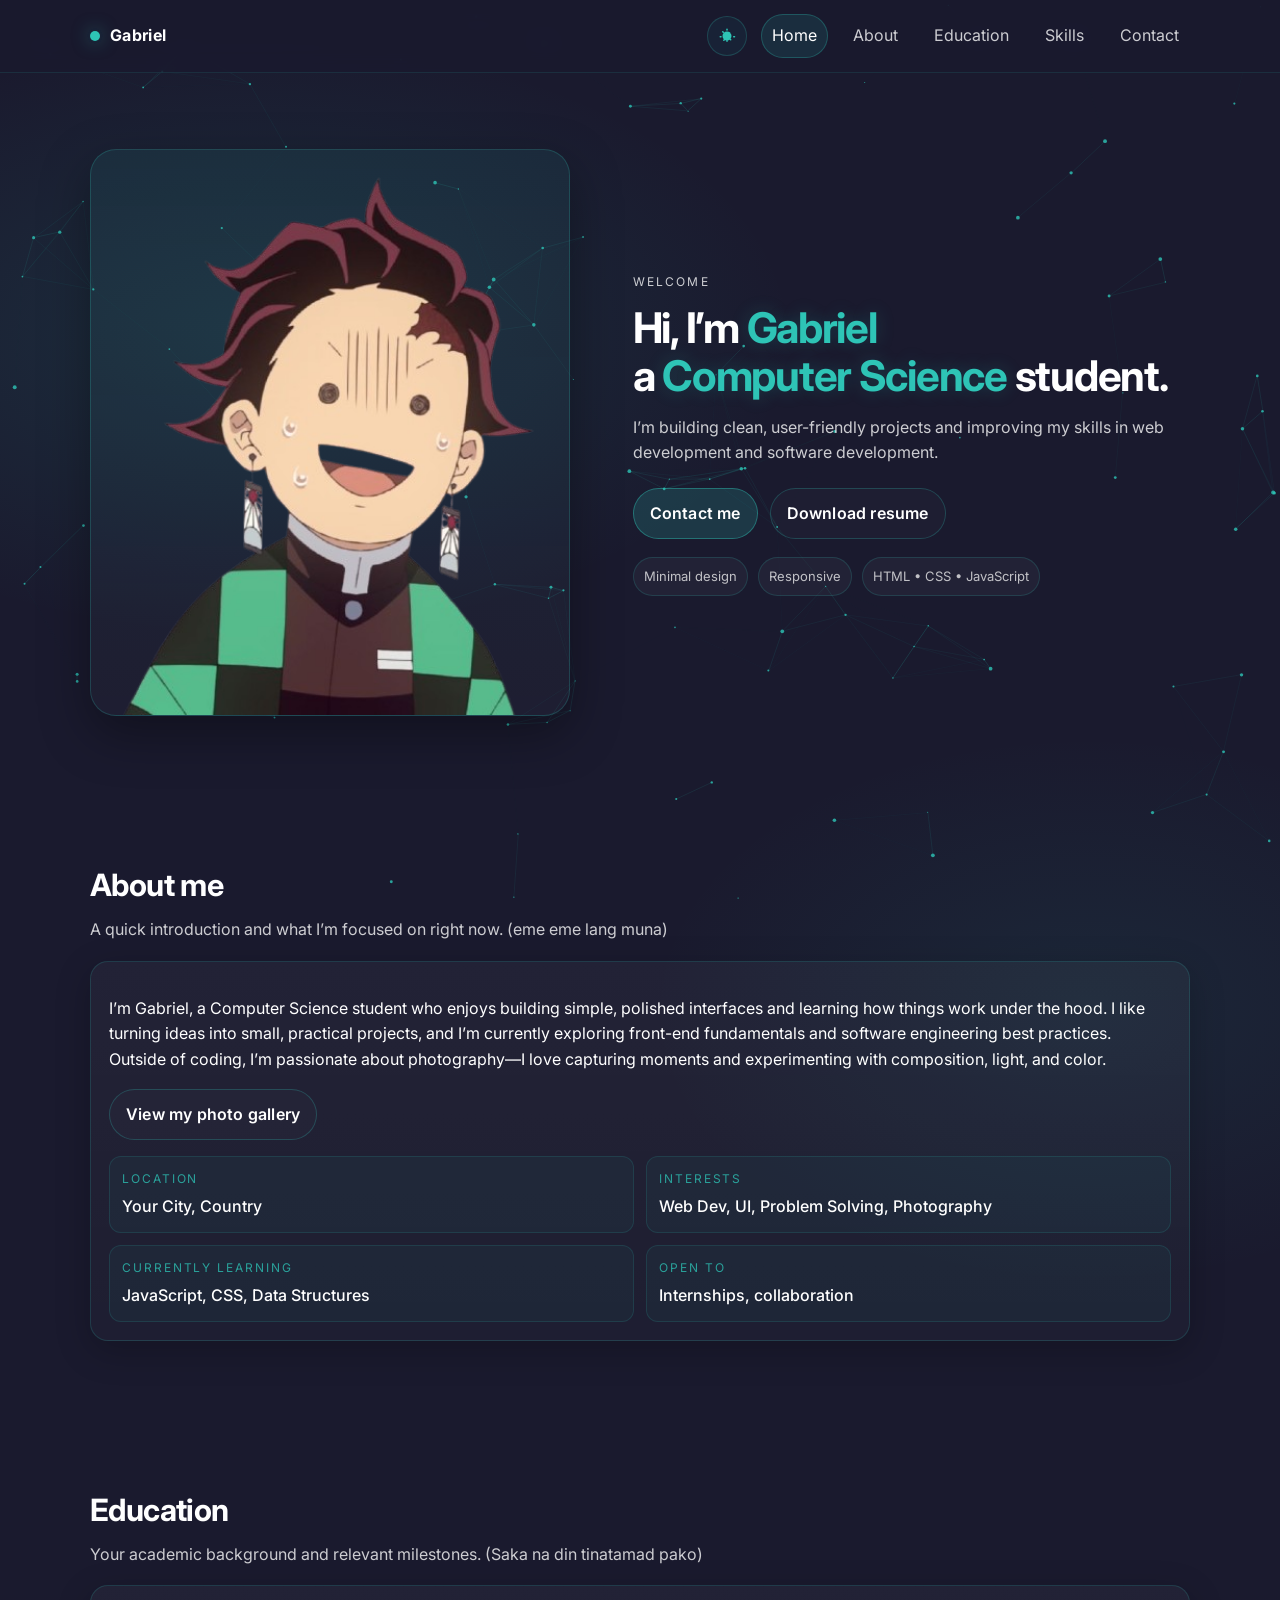
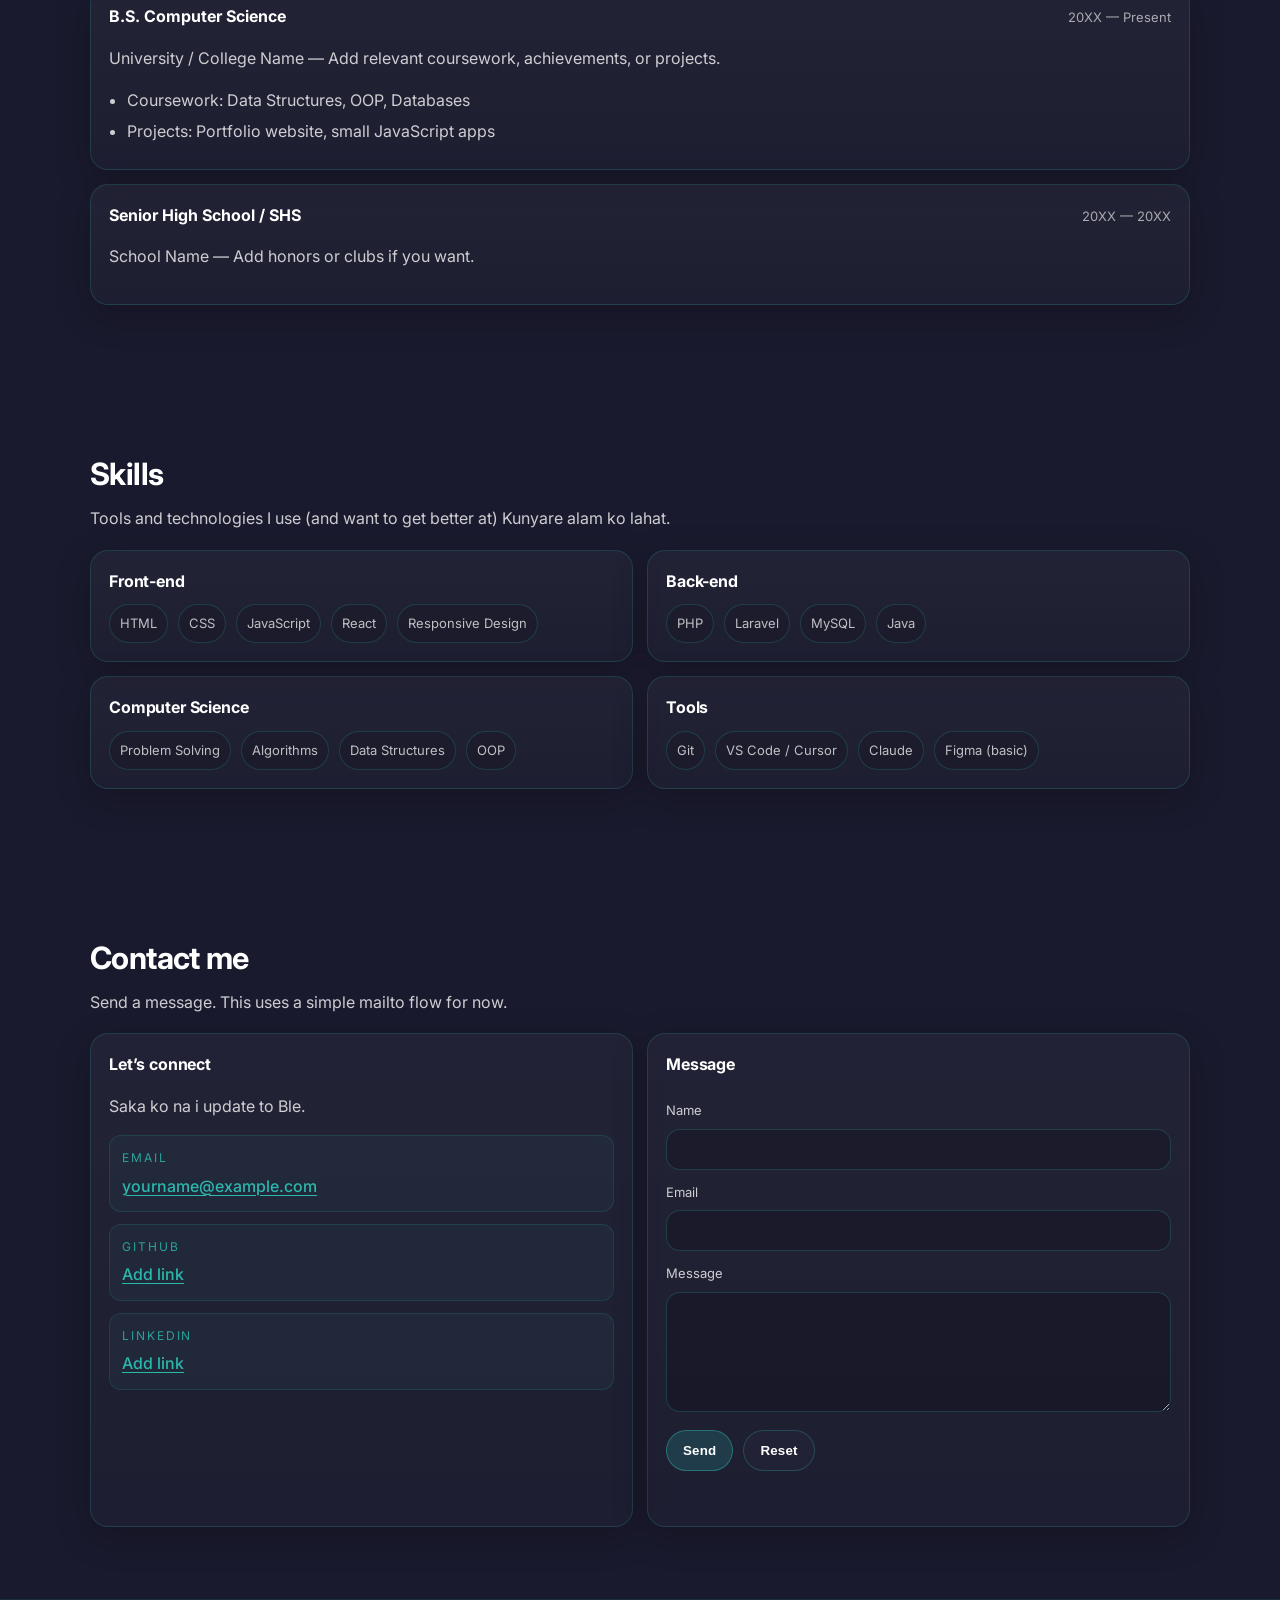
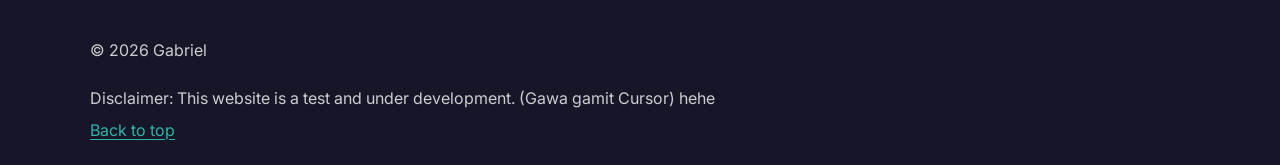
<file: index.html>
<!doctype html>
<html lang="en">
  <head>
    <meta charset="UTF-8" />
    <script>
      (function () {
        try {
          var t = localStorage.getItem("theme");
          if (t !== "light" && t !== "dark") t = "dark";
          document.documentElement.setAttribute("data-theme", t);
        } catch (e) {
          document.documentElement.setAttribute("data-theme", "dark");
        }
      })();
    </script>
    <meta name="viewport" content="width=device-width, initial-scale=1.0" />
    <title>Gabriel | Portfolio</title>
    <link rel="icon" type="image/svg+xml" href="assets/favicon.svg" />
    <meta
      name="description"
      content="Gabriel - Computer Science student portfolio: About, Education, Skills, and Contact."
    />
    <link rel="preconnect" href="https://fonts.googleapis.com" />
    <link rel="preconnect" href="https://fonts.gstatic.com" crossorigin />
    <link
      href="https://fonts.googleapis.com/css2?family=Inter:wght@400;500;600;700&display=swap"
      rel="stylesheet"
    />
    <link rel="stylesheet" href="css/style.css" />
    <script defer src="js/main.js"></script>
  </head>
  <body>
    <a class="skip-link" href="#home">Skip to content</a>

    <!-- =========================================================
         TOP / NAVIGATION
         - Update the name/logo text in: .brand__text
         - Update menu labels/section IDs in the <nav> links
    ========================================================== -->
    <header class="header" id="page-top">
      <div class="container header__inner">
        <a class="brand" href="#home" aria-label="Go to Home">
          <span class="brand__dot" aria-hidden="true"></span>
          <span class="brand__text">Gabriel</span>
        </a>

        <button class="nav-toggle" type="button" aria-expanded="false" aria-controls="site-nav">
          <span class="nav-toggle__bars" aria-hidden="true"></span>
          <span class="sr-only">Toggle navigation</span>
        </button>

        <nav class="nav" id="site-nav" aria-label="Primary">
          <button class="theme-toggle" type="button" data-theme-toggle aria-label="Switch to light mode">
            <svg class="theme-toggle__icon theme-toggle__icon--sun" width="18" height="18" viewBox="0 0 24 24" aria-hidden="true">
              <path
                fill="currentColor"
                d="M12 18a6 6 0 1 1 0-12 6 6 0 0 1 0 12Zm0-16a1 1 0 0 1 1 1v1a1 1 0 1 1-2 0V3a1 1 0 0 1 1-1Zm0 18a1 1 0 0 1-1-1v-1a1 1 0 1 1 2 0v1a1 1 0 0 1-1 1ZM5.64 5.64a1 1 0 0 1 1.41 0l.71.71a1 1 0 0 1-1.41 1.41l-.71-.71a1 1 0 0 1 0-1.41Zm12.02 12.02a1 1 0 0 1-1.41 0l-.71-.71a1 1 0 0 1 1.41-1.41l.71.71a1 1 0 0 1 0 1.41ZM2 13a1 1 0 0 1 1-1h1a1 1 0 1 1 0 2H3a1 1 0 0 1-1-1Zm18 0a1 1 0 0 1 1-1h1a1 1 0 1 1 0 2h-1a1 1 0 0 1-1-1ZM7.05 18.36a1 1 0 0 1 0-1.41l.71-.71a1 1 0 0 1 1.41 1.41l-.71.71a1 1 0 0 1-1.41 0ZM16.24 7.17a1 1 0 0 1 0 1.41l-.71.71a1 1 0 0 1-1.41-1.41l.71-.71a1 1 0 0 1 1.41 0Z"
              />
            </svg>
            <svg class="theme-toggle__icon theme-toggle__icon--moon" width="18" height="18" viewBox="0 0 24 24" aria-hidden="true">
              <path
                fill="currentColor"
                d="M21 14.5A9.5 9.5 0 0 1 9.5 3a9.5 9.5 0 1 0 11.5 11.5Z"
              />
            </svg>
          </button>
          <a class="nav__link" href="#home">Home</a>
          <a class="nav__link" href="#about">About</a>
          <a class="nav__link" href="#education">Education</a>
          <a class="nav__link" href="#skills">Skills</a>
          <a class="nav__link" href="#contact">Contact</a>
        </nav>
      </div>
    </header>

    <main>
      <!-- =========================================================
           HOME / HERO
           - Replace your photo: change src below (assets/...)
           - Resume download: replace assets/Gabriel-Resume.pdf with your real PDF
      ========================================================== -->
      <section class="hero section" id="home">
        <div class="container hero__grid">
          <div class="hero__media">
            <img
              class="hero__img"
              src="assets/itstanjiro.png"
              alt="Gabriel photo"
              width="480"
              height="300"
              loading="eager"
              decoding="async"
            />
          </div>

          <div class="hero__content">
            <p class="kicker">Welcome</p>
            <h1 class="hero__title">
              Hi, I’m <span class="accent">Gabriel</span><br />
              a <span class="accent">Computer Science</span> student.
            </h1>
            <p class="hero__subtitle">
              I’m building clean, user-friendly projects and improving my skills in web development and
              software development.
            </p>

            <div class="hero__actions">
              <a class="btn btn--primary" href="#contact">Contact me</a>
              <!-- Put your resume PDF in /assets and keep the filename in sync -->
              <a class="btn btn--ghost" href="assets/Resume.pdf" download>Download resume</a>
            </div>

            <div class="hero__meta" aria-label="Quick highlights">
              <div class="pill">Minimal design</div>
              <div class="pill">Responsive</div>
              <div class="pill">HTML • CSS • JavaScript</div>
            </div>
          </div>
        </div>
      </section>

      <!-- =========================================================
           ABOUT
           - Update the paragraph text and the quick info boxes
      ========================================================== -->
      <section class="section" id="about">
        <div class="container">
          <div class="section__head">
            <h2 class="section__title">About me</h2>
            <p class="section__desc">A quick introduction and what I’m focused on right now. (eme eme lang muna)</p>
          </div>

          <div class="card">
            <p>
              I’m Gabriel, a Computer Science student who enjoys building simple, polished interfaces and
              learning how things work under the hood. I like turning ideas into small, practical projects,
              and I’m currently exploring front-end fundamentals and software engineering best practices.
              Outside of coding, I’m passionate about photography—I love capturing moments and experimenting
              with composition, light, and color.
            </p>
            <div class="about__actions">
              <!-- TODO: Replace with your real gallery website URL -->
              <a
                class="btn btn--ghost"
                href="https://gabrielrayat-dev.github.io/photography_Gallery/"
                target="_blank"
                rel="noopener noreferrer"
              >
                View my photo gallery
              </a>
            </div>
            <div class="card__grid">
              <div class="kv">
                <div class="kv__k">Location</div>
                <div class="kv__v">Your City, Country</div>
              </div>
              <div class="kv">
                <div class="kv__k">Interests</div>
                <div class="kv__v">Web Dev, UI, Problem Solving, Photography</div>
              </div>
              <div class="kv">
                <div class="kv__k">Currently learning</div>
                <div class="kv__v">JavaScript, CSS, Data Structures</div>
              </div>
              <div class="kv">
                <div class="kv__k">Open to</div>
                <div class="kv__v">Internships, collaboration</div>
              </div>
            </div>
          </div>
        </div>
      </section>

      <!-- =========================================================
           EDUCATION
           - Update school names, dates, and bullet points
      ========================================================== -->
      <section class="section" id="education">
        <div class="container">
          <div class="section__head">
            <h2 class="section__title">Education</h2>
            <p class="section__desc">Your academic background and relevant milestones. (Saka na din tinatamad pako)</p>
          </div>

          <div class="timeline">
            <article class="timeline__item card">
              <div class="timeline__top">
                <h3 class="timeline__title">B.S. Computer Science</h3>
                <p class="timeline__date">20XX — Present</p>
              </div>
              <p class="muted">
                University / College Name — Add relevant coursework, achievements, or projects.
              </p>
              <ul class="list">
                <li>Coursework: Data Structures, OOP, Databases</li>
                <li>Projects: Portfolio website, small JavaScript apps</li>
              </ul>
            </article>

            <article class="timeline__item card">
              <div class="timeline__top">
                <h3 class="timeline__title">Senior High School / SHS</h3>
                <p class="timeline__date">20XX — 20XX</p>
              </div>
              <p class="muted">School Name — Add honors or clubs if you want.</p>
            </article>
          </div>
        </div>
      </section>

      <!-- =========================================================
           SKILLS
           - Add/remove <span class="tag">...</span> to match your stack
      ========================================================== -->
      <section class="section" id="skills">
        <div class="container">
          <div class="section__head">
            <h2 class="section__title">Skills</h2>
            <p class="section__desc">Tools and technologies I use (and want to get better at) Kunyare alam ko lahat.</p>
          </div>

          <div class="skills">
            <div class="card">
              <h3 class="card__title">Front-end</h3>
              <div class="tags">
                <span class="tag">HTML</span>
                <span class="tag">CSS</span>
                <span class="tag">JavaScript</span>
                <span class="tag">React</span>
                <span class="tag">Responsive Design</span>
              </div>
            </div>

            <div class="card">
              <h3 class="card__title">Back-end</h3>
              <div class="tags">
                <span class="tag">PHP</span>
                <span class="tag">Laravel</span>
                <span class="tag">MySQL</span>
                <span class="tag">Java</span>
              </div>
            </div>

            <div class="card">
              <h3 class="card__title">Computer Science</h3>
              <div class="tags">
                <span class="tag">Problem Solving</span>
                <span class="tag">Algorithms</span>
                <span class="tag">Data Structures</span>
                <span class="tag">OOP</span>
              </div>
            </div>

            <div class="card">
              <h3 class="card__title">Tools</h3>
              <div class="tags">
                <span class="tag">Git</span>
                <span class="tag">VS Code / Cursor</span>
                <span class="tag">Claude</span>
                <span class="tag">Figma (basic)</span>
              </div>
            </div>
          </div>
        </div>
      </section>

      <!-- =========================================================
           CONTACT
           - Update your email + social links below
           - The form currently opens the visitor's email app (mailto)
      ========================================================== -->
      <section class="section" id="contact">
        <div class="container">
          <div class="section__head">
            <h2 class="section__title">Contact me</h2>
            <p class="section__desc">Send a message. This uses a simple mailto flow for now.</p>
          </div>

          <div class="contact">
            <div class="card contact__info">
              <h3 class="card__title">Let’s connect</h3>
              <p class="muted">
                Saka ko na i update to Ble.
              </p>

              <div class="contact__rows">
                <div class="kv">
                  <div class="kv__k">Email</div>
                  <div class="kv__v">
                    <!-- Replace with your real email -->
                    <a class="link" href="mailto:yourname@example.com">yourname@example.com</a>
                  </div>
                </div>
                <div class="kv">
                  <div class="kv__k">GitHub</div>
                  <div class="kv__v">
                    <!-- Replace href="#" with your GitHub profile URL -->
                    <a class="link" href="#" target="_blank" rel="noreferrer">Add link</a>
                  </div>
                </div>
                <div class="kv">
                  <div class="kv__k">LinkedIn</div>
                  <div class="kv__v">
                    <!-- Replace href="#" with your LinkedIn profile URL -->
                    <a class="link" href="#" target="_blank" rel="noreferrer">Add link</a>
                  </div>
                </div>
              </div>
            </div>

            <form class="card form" id="contact-form" novalidate>
              <h3 class="card__title">Message</h3>

              <label class="field">
                <span class="field__label">Name</span>
                <input class="field__input" type="text" name="name" autocomplete="name" required />
              </label>

              <label class="field">
                <span class="field__label">Email</span>
                <input class="field__input" type="email" name="email" autocomplete="email" required />
              </label>

              <label class="field">
                <span class="field__label">Message</span>
                <textarea class="field__input field__input--area" name="message" rows="6" required></textarea>
              </label>

              <div class="form__actions">
                <button class="btn btn--primary" type="submit">Send</button>
                <button class="btn btn--ghost" type="reset">Reset</button>
              </div>

              <p class="form__note muted" id="form-note" role="status" aria-live="polite"></p>
            </form>
          </div>
        </div>
      </section>
    </main>

    <!-- =========================================================
         FOOTER
         - Disclaimer text lives here
    ========================================================== -->
    <footer class="footer">
      <div class="container footer__inner">
        <p class="muted">© <span id="year"></span> Gabriel</p>
        <p class="muted footer__disclaimer">
          Disclaimer: This website is a test and under development. (Gawa gamit Cursor) hehe
        </p>
        <a class="link footer__top" href="#page-top">Back to top</a>
      </div>
    </footer>
  </body>
</html>
</file>
<file: css/style.css>
/* Theme:
   background: MidnightBlue #1A1A2E
   text: White
   accent: Turquoise #2EC4B6
*/

/* -------------------------------------------------------------------------- */
/*  Design tokens — colors, spacing, radii (used across the whole site)      */
/* -------------------------------------------------------------------------- */
:root {
  --bg: #1a1a2e;
  --text: #ffffff;
  --text-soft: rgba(255, 255, 255, 0.78);
  --accent: #2ec4b6;
  --accent-soft: rgba(46, 196, 182, 0.78);
  --border: rgba(46, 196, 182, 0.18);
  --panel: rgba(255, 255, 255, 0.04);
  --panel-2: rgba(255, 255, 255, 0.02);
  --shadow: 0 18px 50px rgba(0, 0, 0, 0.35);
  --radius: 18px;
  --radius-sm: 12px;
  --container: 1100px;
  --bg-glow-1: rgba(46, 196, 182, 0.12);
  --bg-glow-2: rgba(46, 196, 182, 0.08);
  --header-bg: rgba(26, 26, 46, 0.72);
  --header-border: rgba(46, 196, 182, 0.12);
  --nav-mobile-bg: rgba(26, 26, 46, 0.86);
  --footer-bg: rgba(0, 0, 0, 0.12);
  --footer-border: rgba(46, 196, 182, 0.14);
  --pill-bg: rgba(255, 255, 255, 0.04);
  --pill-fg: rgba(255, 255, 255, 0.72);
  --tag-fg: rgba(255, 255, 255, 0.72);
  --tag-bg: rgba(0, 0, 0, 0.12);
  --timeline-date: rgba(255, 255, 255, 0.62);
  --input-bg: rgba(0, 0, 0, 0.18);
  --btn-ghost-bg: rgba(255, 255, 255, 0.02);
  --accent-glow: rgba(46, 196, 182, 0.22);
}

html[data-theme="light"] {
  --bg: #eef2f8;
  --text: #141428;
  --text-soft: rgba(20, 20, 40, 0.72);
  --accent: #1a9d91;
  --accent-soft: rgba(26, 157, 145, 0.85);
  --border: rgba(26, 157, 145, 0.28);
  --panel: rgba(255, 255, 255, 0.92);
  --panel-2: rgba(255, 255, 255, 0.78);
  --shadow: 0 18px 45px rgba(15, 23, 42, 0.1);
  --bg-glow-1: rgba(26, 157, 145, 0.18);
  --bg-glow-2: rgba(26, 157, 145, 0.1);
  --header-bg: rgba(255, 255, 255, 0.86);
  --header-border: rgba(26, 157, 145, 0.22);
  --nav-mobile-bg: rgba(255, 255, 255, 0.94);
  --footer-bg: rgba(255, 255, 255, 0.72);
  --footer-border: rgba(26, 157, 145, 0.22);
  --pill-bg: rgba(26, 157, 145, 0.1);
  --pill-fg: rgba(20, 20, 40, 0.75);
  --tag-fg: rgba(20, 20, 40, 0.72);
  --tag-bg: rgba(26, 157, 145, 0.1);
  --timeline-date: rgba(20, 20, 40, 0.55);
  --input-bg: rgba(255, 255, 255, 0.95);
  --btn-ghost-bg: rgba(26, 157, 145, 0.06);
  --accent-glow: rgba(26, 157, 145, 0.35);
}

/* -------------------------------------------------------------------------- */
/*  Base reset                                                                */
/* -------------------------------------------------------------------------- */
* {
  box-sizing: border-box;
}

/* -------------------------------------------------------------------------- */
/*  Page shell — smooth scroll, anchored sections, body typography & bg       */
/* -------------------------------------------------------------------------- */
html {
  scroll-behavior: smooth;
}

/* Prevent sticky header from covering anchored sections */
section {
  scroll-margin-top: 92px;
}

body {
  margin: 0;
  font-family: Inter, system-ui, -apple-system, "Segoe UI", Roboto, Arial, sans-serif;
  background: radial-gradient(900px 500px at 20% 10%, var(--bg-glow-1), transparent 60%),
    radial-gradient(800px 500px at 85% 30%, var(--bg-glow-2), transparent 55%),
    var(--bg);
  color: var(--text);
  line-height: 1.6;
}

/* -------------------------------------------------------------------------- */
/*  Media & links — default image and anchor behavior                           */
/* -------------------------------------------------------------------------- */
img {
  max-width: 100%;
  height: auto;
  display: block;
}

a {
  color: inherit;
  text-decoration: none;
}

/* -------------------------------------------------------------------------- */
/*  Layout — centered page width + accessibility helpers                        */
/* -------------------------------------------------------------------------- */
.container {
  width: min(var(--container), calc(100% - 40px));
  margin: 0 auto;
}

.sr-only {
  position: absolute;
  width: 1px;
  height: 1px;
  padding: 0;
  margin: -1px;
  overflow: hidden;
  clip: rect(0, 0, 0, 0);
  white-space: nowrap;
  border: 0;
}

/* -------------------------------------------------------------------------- */
/*  Skip link — keyboard users jump to main content                            */
/* -------------------------------------------------------------------------- */
.skip-link {
  position: absolute;
  left: 12px;
  top: 12px;
  padding: 10px 12px;
  border-radius: 999px;
  background: rgba(0, 0, 0, 0.45);
  border: 1px solid var(--border);
  transform: translateY(-200%);
  transition: transform 160ms ease;
  z-index: 999;
}
.skip-link:focus {
  transform: translateY(0);
}

/* -------------------------------------------------------------------------- */
/*  Text utilities — muted copy & accent highlight                              */
/* -------------------------------------------------------------------------- */
.muted {
  color: var(--text-soft);
}

.accent {
  text-shadow: 0 0 18px var(--accent-glow);
  color: var(--accent);
}

/* -------------------------------------------------------------------------- */
/*  Site header — sticky bar, logo, nav links, mobile menu toggle             */
/* -------------------------------------------------------------------------- */
.header {
  position: sticky;
  top: 0;
  z-index: 50;
  background: var(--header-bg);
  backdrop-filter: blur(10px);
  border-bottom: 1px solid var(--header-border);
}

.header__inner {
  display: flex;
  align-items: center;
  justify-content: space-between;
  padding: 14px 0;
  gap: 14px;
}

.brand {
  display: inline-flex;
  align-items: center;
  gap: 10px;
  font-weight: 700;
  letter-spacing: 0.3px;
}
.brand__dot {
  width: 10px;
  height: 10px;
  border-radius: 999px;
  background: var(--accent);
  box-shadow: 0 0 18px rgba(46, 196, 182, 0.55);
}

.nav {
  display: flex;
  align-items: center;
  gap: 14px;
}

.nav__link {
  padding: 8px 10px;
  border-radius: 999px;
  color: var(--text-soft);
  border: 1px solid transparent;
  transition: background 160ms ease, border-color 160ms ease, color 160ms ease;
}
.nav__link:hover {
  color: var(--text);
  background: rgba(46, 196, 182, 0.07);
  border-color: rgba(46, 196, 182, 0.16);
}
.nav__link.is-active {
  color: var(--text);
  background: rgba(46, 196, 182, 0.12);
  border-color: rgba(46, 196, 182, 0.28);
}

.theme-toggle {
  display: inline-flex;
  align-items: center;
  justify-content: center;
  width: 40px;
  height: 40px;
  padding: 0;
  border-radius: 999px;
  border: 1px solid rgba(46, 196, 182, 0.22);
  background: rgba(46, 196, 182, 0.06);
  color: var(--accent);
  cursor: pointer;
  transition: background 160ms ease, border-color 160ms ease, color 160ms ease;
}
.theme-toggle:hover {
  background: rgba(46, 196, 182, 0.12);
  border-color: rgba(46, 196, 182, 0.32);
  color: var(--text);
}
html[data-theme="light"] .theme-toggle:hover {
  color: var(--accent);
}
.theme-toggle__icon {
  display: block;
}
.theme-toggle__icon--moon {
  display: none;
}
html[data-theme="light"] .theme-toggle__icon--sun {
  display: none;
}
html[data-theme="light"] .theme-toggle__icon--moon {
  display: block;
}

.nav-toggle {
  display: none;
  border: 1px solid rgba(46, 196, 182, 0.2);
  background: rgba(46, 196, 182, 0.06);
  color: var(--text);
  border-radius: 12px;
  padding: 10px 12px;
  cursor: pointer;
}
.nav-toggle__bars {
  display: block;
  width: 18px;
  height: 12px;
  position: relative;
}
.nav-toggle__bars::before,
.nav-toggle__bars::after,
.nav-toggle__bars {
  border-top: 2px solid var(--accent);
}
.nav-toggle__bars::before,
.nav-toggle__bars::after {
  content: "";
  position: absolute;
  left: 0;
  right: 0;
}
.nav-toggle__bars::before {
  top: 4px;
}
.nav-toggle__bars::after {
  top: 8px;
}

/* -------------------------------------------------------------------------- */
/*  Section blocks — shared vertical spacing + section titles                   */
/* -------------------------------------------------------------------------- */
.section {
  padding: 72px 0;
}

.section__head {
  display: grid;
  gap: 8px;
  margin-bottom: 18px;
}
.section__title {
  margin: 0;
  font-size: clamp(22px, 2.4vw, 32px);
  letter-spacing: -0.02em;
}
.section__desc {
  margin: 0;
  color: var(--text-soft);
}

/* -------------------------------------------------------------------------- */
/*  Hero — intro headline, image, subtitle, actions                            */
/* -------------------------------------------------------------------------- */
.hero {
  padding-top: 76px;
}
.hero__grid {
  display: grid;
  grid-template-columns: 1fr 1.1fr;
  align-items: center;
  gap: 36px;
}

.hero__media {
  position: relative;
}
.hero__img {
  border-radius: 26px;
  border: 1px solid rgba(46, 196, 182, 0.22);
  background: linear-gradient(180deg, rgba(46, 196, 182, 0.08), rgba(255, 255, 255, 0.02));
  box-shadow: var(--shadow);
}

.kicker {
  display: inline-flex;
  align-items: center;
  gap: 10px;
  margin: 0 0 12px;
  color: var(--text-soft);
  letter-spacing: 0.18em;
  text-transform: uppercase;
  font-size: 12px;
}

.hero__title {
  margin: 0;
  font-size: clamp(30px, 3.3vw, 46px);
  letter-spacing: -0.03em;
  line-height: 1.15;
}

.hero__subtitle {
  margin: 14px 0 0;
  color: var(--text-soft);
  max-width: 58ch;
}

.hero__actions {
  display: flex;
  flex-wrap: wrap;
  gap: 12px;
  margin-top: 22px;
}

/* -------------------------------------------------------------------------- */
/*  Buttons — primary & ghost variants (used in hero + forms)                 */
/* -------------------------------------------------------------------------- */
.btn {
  display: inline-flex;
  align-items: center;
  justify-content: center;
  gap: 10px;
  padding: 12px 16px;
  border-radius: 999px;
  border: 1px solid rgba(46, 196, 182, 0.25);
  cursor: pointer;
  font-weight: 600;
  letter-spacing: 0.2px;
  transition: transform 120ms ease, background 160ms ease, border-color 160ms ease, opacity 160ms ease;
  user-select: none;
  color: var(--text);
}
.btn:active {
  transform: translateY(1px);
}
.btn--primary {
  background: rgba(46, 196, 182, 0.18);
  border-color: rgba(46, 196, 182, 0.42);
}
.btn--primary:hover {
  background: rgba(46, 196, 182, 0.26);
  border-color: rgba(46, 196, 182, 0.55);
}
.btn--ghost {
  background: var(--btn-ghost-bg);
}
.btn--ghost:hover {
  background: rgba(46, 196, 182, 0.1);
}

/* -------------------------------------------------------------------------- */
/*  Pills — small labels under hero (e.g. location, availability)              */
/* -------------------------------------------------------------------------- */
.hero__meta {
  display: flex;
  flex-wrap: wrap;
  gap: 10px;
  margin-top: 18px;
}
.pill {
  padding: 8px 10px;
  border-radius: 999px;
  border: 1px solid rgba(46, 196, 182, 0.18);
  background: var(--pill-bg);
  color: var(--pill-fg);
  font-size: 13px;
}

/* -------------------------------------------------------------------------- */
/*  Cards — bordered panels for projects / experience blocks                  */
/* -------------------------------------------------------------------------- */
.card {
  border: 1px solid rgba(46, 196, 182, 0.18);
  background: linear-gradient(180deg, var(--panel), var(--panel-2));
  border-radius: var(--radius);
  padding: 18px;
  box-shadow: 0 10px 35px rgba(0, 0, 0, 0.22);
}
.card__title {
  margin: 0 0 10px;
  font-size: 16px;
  letter-spacing: -0.01em;
}

.card__grid {
  margin-top: 16px;
  display: grid;
  grid-template-columns: repeat(2, minmax(0, 1fr));
  gap: 12px;
}

/* About section — actions row (e.g. gallery button) */
.about__actions {
  display: flex;
  flex-wrap: wrap;
  gap: 12px;
  margin-top: 16px;
}

/* -------------------------------------------------------------------------- */
/*  Key / value mini-blocks — stats or fact pairs inside cards                 */
/* -------------------------------------------------------------------------- */
.kv {
  border-radius: var(--radius-sm);
  border: 1px solid rgba(46, 196, 182, 0.14);
  background: rgba(46, 196, 182, 0.05);
  padding: 12px;
}
.kv__k {
  font-size: 12px;
  letter-spacing: 0.16em;
  text-transform: uppercase;
  color: rgba(46, 196, 182, 0.78);
}
.kv__v {
  margin-top: 6px;
  color: var(--text);
  font-weight: 500;
}

/* -------------------------------------------------------------------------- */
/*  Timeline — dated entries (work history, education, etc.)                   */
/* -------------------------------------------------------------------------- */
.timeline {
  display: grid;
  gap: 14px;
}
.timeline__top {
  display: flex;
  align-items: baseline;
  justify-content: space-between;
  gap: 14px;
}
.timeline__title {
  margin: 0;
  font-size: 16px;
}
.timeline__date {
  margin: 0;
  color: var(--timeline-date);
  font-size: 13px;
  white-space: nowrap;
}

/* -------------------------------------------------------------------------- */
/*  Lists — bullet lists inside timeline / cards                                */
/* -------------------------------------------------------------------------- */
.list {
  margin: 12px 0 0;
  padding-left: 18px;
  color: var(--text-soft);
}
.list li {
  margin: 6px 0;
}

/* -------------------------------------------------------------------------- */
/*  Skills — grid of skill columns                                              */
/* -------------------------------------------------------------------------- */
.skills {
  display: grid;
  grid-template-columns: repeat(2, minmax(0, 1fr));
  gap: 14px;
}

/* -------------------------------------------------------------------------- */
/*  Tags — pill-shaped tech / topic chips                                       */
/* -------------------------------------------------------------------------- */
.tags {
  display: flex;
  flex-wrap: wrap;
  gap: 10px;
}
.tag {
  padding: 8px 10px;
  border-radius: 999px;
  border: 1px solid rgba(46, 196, 182, 0.2);
  background: var(--tag-bg);
  color: var(--tag-fg);
  font-size: 13px;
}

/* -------------------------------------------------------------------------- */
/*  Contact — two-column layout + contact form                                  */
/* -------------------------------------------------------------------------- */
.contact {
  display: grid;
  grid-template-columns: 1fr 1fr;
  gap: 14px;
}
.contact__rows {
  display: grid;
  gap: 12px;
  margin-top: 14px;
}

/* -------------------------------------------------------------------------- */
/*  Form — labels, inputs, textarea, submit row                                */
/* -------------------------------------------------------------------------- */
.form {
  display: grid;
  gap: 12px;
}
.field {
  display: grid;
  gap: 8px;
}
.field__label {
  font-size: 13px;
  color: var(--text-soft);
}
.field__input {
  width: 100%;
  border-radius: 14px;
  border: 1px solid rgba(46, 196, 182, 0.22);
  background: var(--input-bg);
  color: var(--text);
  padding: 12px 12px;
  outline: none;
  transition: border-color 160ms ease, box-shadow 160ms ease;
}
.field__input:focus {
  border-color: rgba(46, 196, 182, 0.42);
  box-shadow: 0 0 0 4px rgba(46, 196, 182, 0.12);
}
.field__input--area {
  resize: vertical;
  min-height: 120px;
}

.form__actions {
  display: flex;
  flex-wrap: wrap;
  gap: 10px;
  margin-top: 6px;
}
.form__note {
  margin: 6px 0 0;
  min-height: 1.2em;
}

/* -------------------------------------------------------------------------- */
/*  Inline links — accent-colored text links                                    */
/* -------------------------------------------------------------------------- */
.link {
  color: var(--accent);
  text-decoration: underline;
  text-decoration-thickness: 1px;
  text-underline-offset: 3px;
  opacity: 0.92;
}
.link:hover {
  opacity: 1;
}

/* -------------------------------------------------------------------------- */
/*  Footer — bottom bar & disclaimer                                           */
/* -------------------------------------------------------------------------- */
.footer {
  border-top: 1px solid var(--footer-border);
  background: var(--footer-bg);
  padding: 22px 0;
}
.footer__inner {
  display: grid;
  gap: 6px;
  align-items: center;
}
.footer__disclaimer {
  margin: 0;
}
.footer__top {
  justify-self: start;
}

/* -------------------------------------------------------------------------- */
/*  Responsive — tablets & smaller desktops (≤900px)                          */
/* -------------------------------------------------------------------------- */
@media (max-width: 900px) {
  .hero__grid {
    grid-template-columns: 1fr;
  }
  .skills {
    grid-template-columns: 1fr;
  }
  .contact {
    grid-template-columns: 1fr;
  }
  .card__grid {
    grid-template-columns: 1fr;
  }
}

/* -------------------------------------------------------------------------- */
/*  Responsive — mobile nav drawer & compact layouts (≤720px)                  */
/* -------------------------------------------------------------------------- */
@media (max-width: 720px) {
  .nav-toggle {
    display: inline-flex;
    align-items: center;
  }
  .nav {
    position: absolute;
    right: 20px;
    top: 64px;
    display: none;
    flex-direction: column;
    align-items: stretch;
    gap: 8px;
    padding: 12px;
    min-width: 210px;
    border-radius: 16px;
    border: 1px solid rgba(46, 196, 182, 0.2);
    background: var(--nav-mobile-bg);
    backdrop-filter: blur(10px);
    box-shadow: var(--shadow);
  }
  .nav.is-open {
    display: flex;
  }
}

/* -------------------------------------------------------------------------- */
/*  Particle Canvas                                                           */
/* -------------------------------------------------------------------------- */
#particle-canvas {
  position: fixed;
  top: 0;
  left: 0;
  width: 100%;
  height: 100%;
  z-index: -1;
  pointer-events: none;
}
</file>
